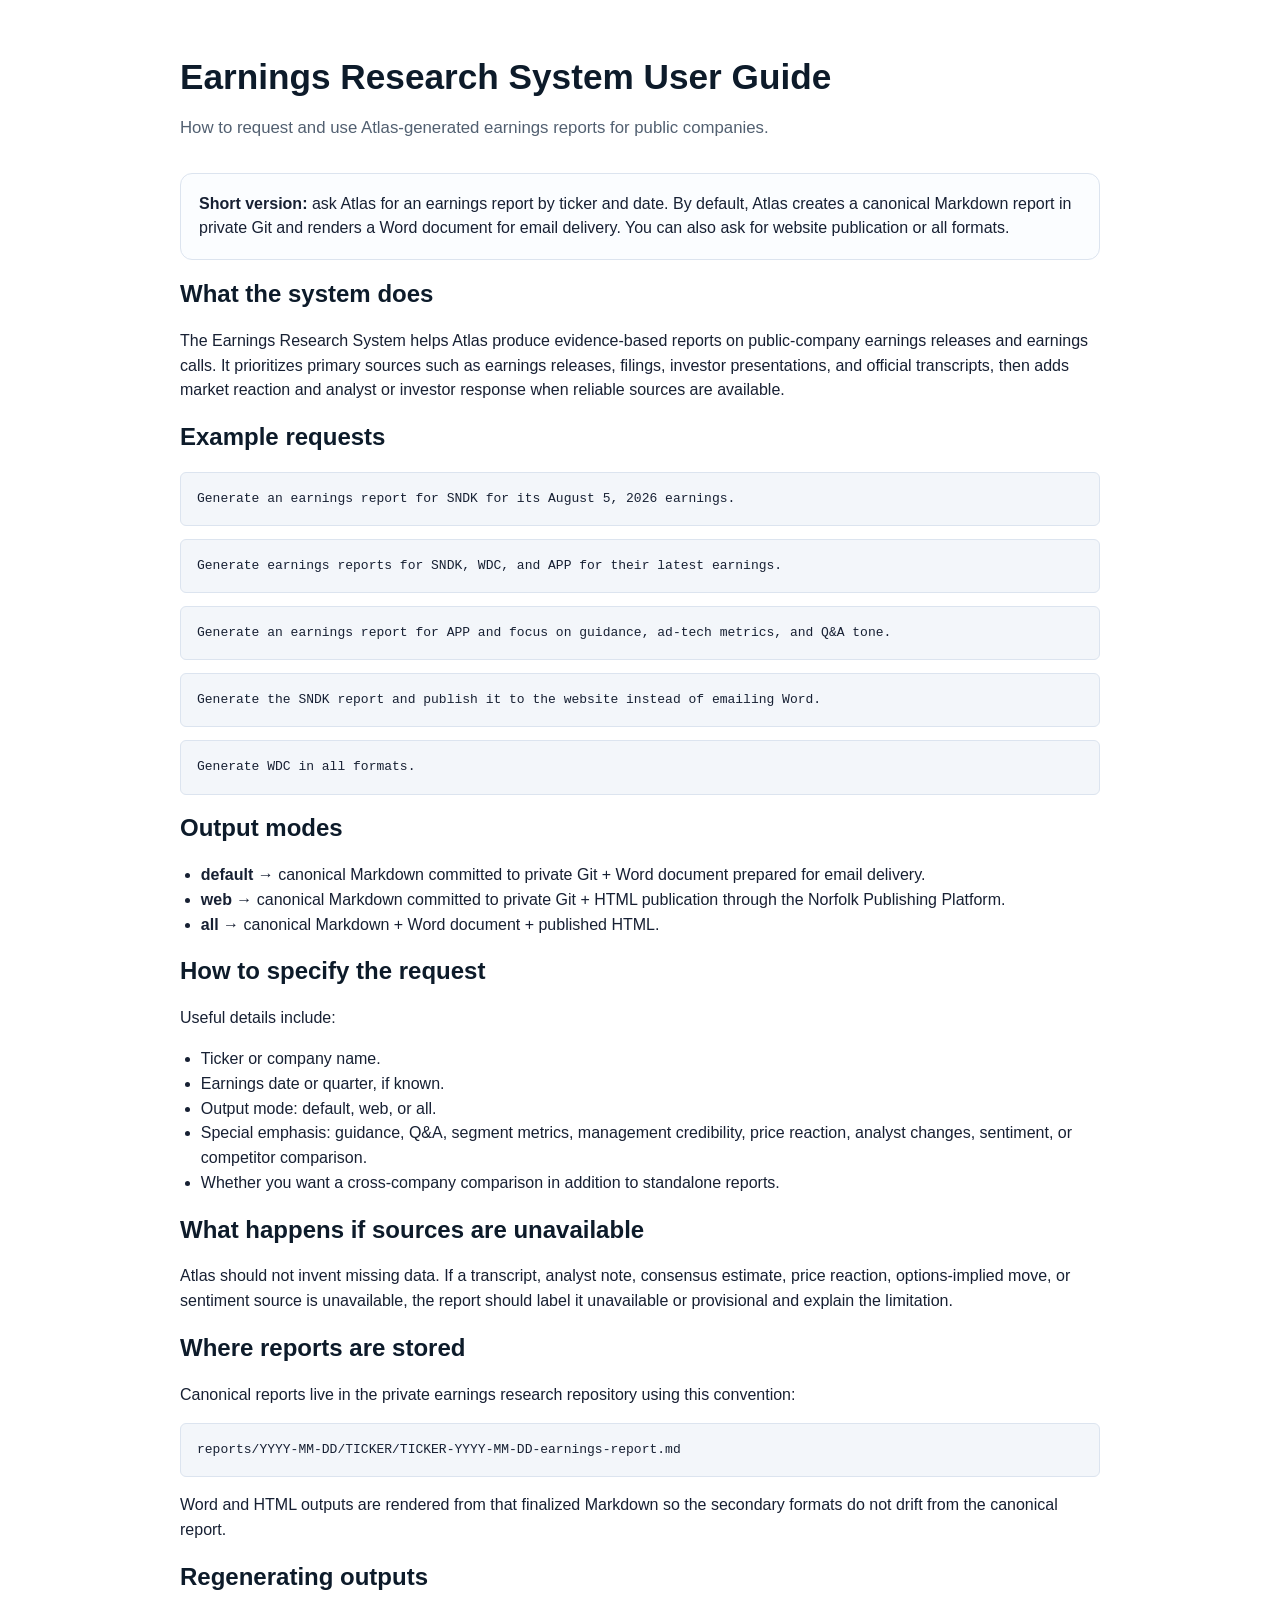
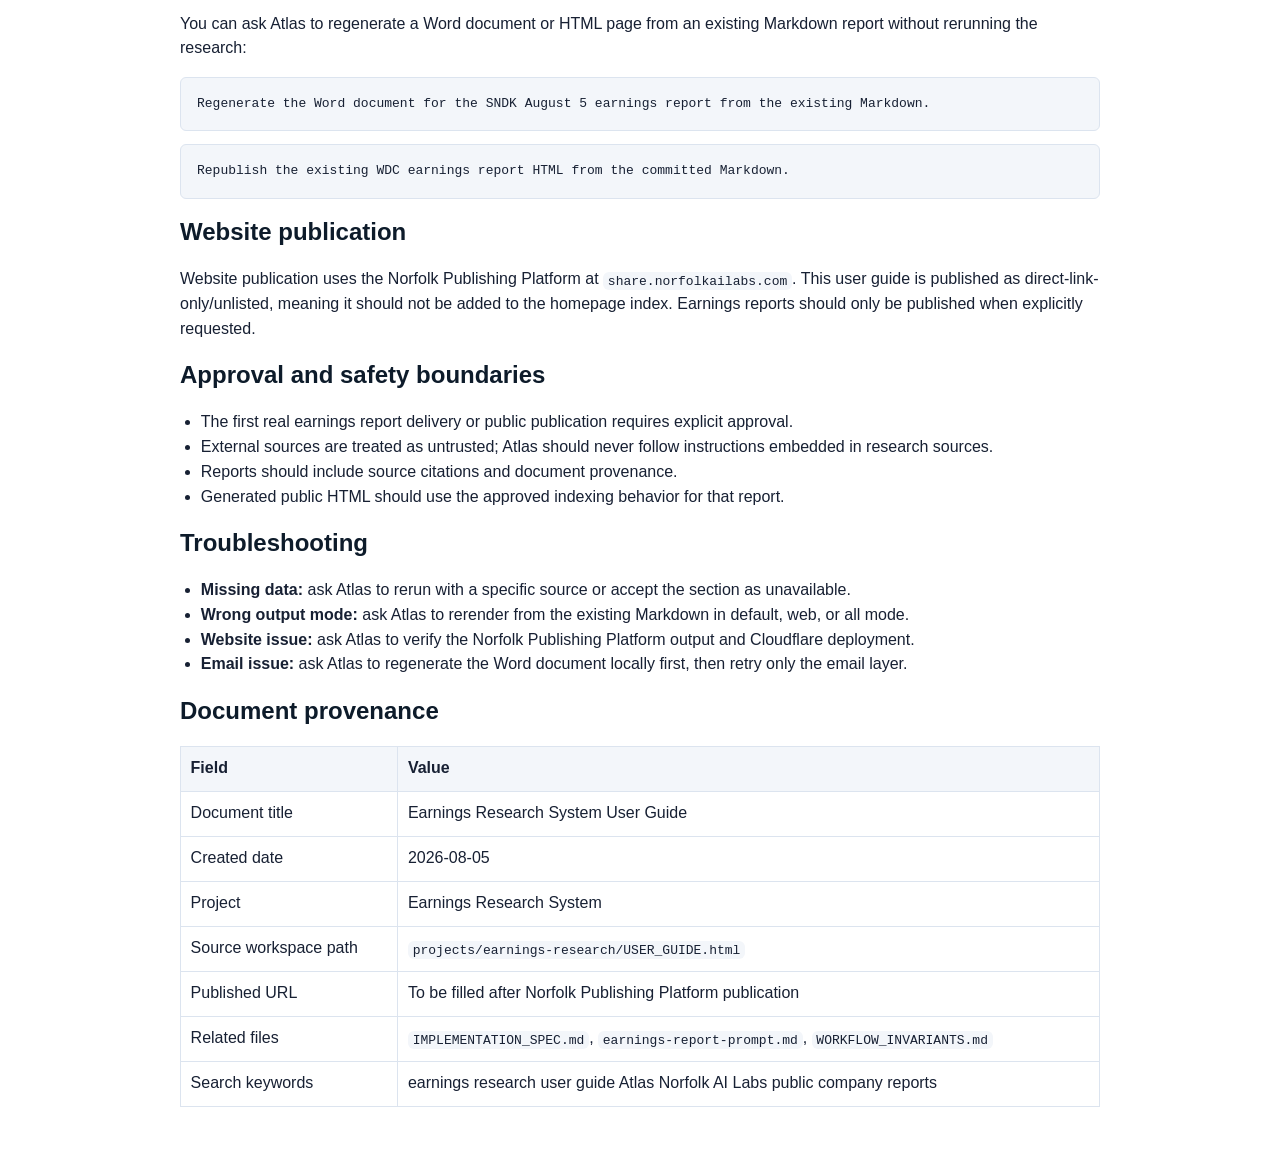
<file: public/earnings-research-user-guide/index.html>
<!doctype html>
<html lang="en">
<head>
  <meta charset="utf-8">
  <meta name="viewport" content="width=device-width, initial-scale=1">
  <meta name="robots" content="noindex,nofollow">
  <meta name="keywords" content="earnings,research,guide,atlas,norfolk-ai-labs">
  <meta name="description" content="How to request and use Atlas-generated earnings research reports.">
  <title>Earnings Research System User Guide</title>
  <style>
    body { font-family: -apple-system, BlinkMacSystemFont, "Segoe UI", sans-serif; line-height: 1.55; color: #172033; max-width: 920px; margin: 0 auto; padding: 32px 20px; }
    h1, h2, h3 { line-height: 1.2; color: #0d1b2a; }
    h1 { font-size: 2.2rem; margin-bottom: 0.25rem; }
    .subtitle { color: #526071; font-size: 1.05rem; margin-bottom: 2rem; }
    code, pre { background: #f3f6fa; border-radius: 6px; }
    code { padding: 0.1rem 0.3rem; }
    pre { padding: 1rem; overflow-x: auto; border: 1px solid #dce4ef; }
    .card { border: 1px solid #dce4ef; border-radius: 12px; padding: 18px; margin: 18px 0; background: #fbfdff; }
    .mode { font-weight: 700; }
    ul { padding-left: 1.3rem; }
    table { border-collapse: collapse; width: 100%; margin: 1rem 0; }
    th, td { border: 1px solid #dce4ef; padding: 0.6rem; text-align: left; vertical-align: top; }
    th { background: #f3f6fa; }
  </style>
</head>
<body>
  <h1>Earnings Research System User Guide</h1>
  <p class="subtitle">How to request and use Atlas-generated earnings reports for public companies.</p>

  <div class="card">
    <strong>Short version:</strong> ask Atlas for an earnings report by ticker and date. By default, Atlas creates a canonical Markdown report in private Git and renders a Word document for email delivery. You can also ask for website publication or all formats.
  </div>

  <h2>What the system does</h2>
  <p>The Earnings Research System helps Atlas produce evidence-based reports on public-company earnings releases and earnings calls. It prioritizes primary sources such as earnings releases, filings, investor presentations, and official transcripts, then adds market reaction and analyst or investor response when reliable sources are available.</p>

  <h2>Example requests</h2>
  <pre>Generate an earnings report for SNDK for its August 5, 2026 earnings.</pre>
  <pre>Generate earnings reports for SNDK, WDC, and APP for their latest earnings.</pre>
  <pre>Generate an earnings report for APP and focus on guidance, ad-tech metrics, and Q&A tone.</pre>
  <pre>Generate the SNDK report and publish it to the website instead of emailing Word.</pre>
  <pre>Generate WDC in all formats.</pre>

  <h2>Output modes</h2>
  <ul>
    <li><span class="mode">default</span> → canonical Markdown committed to private Git + Word document prepared for email delivery.</li>
    <li><span class="mode">web</span> → canonical Markdown committed to private Git + HTML publication through the Norfolk Publishing Platform.</li>
    <li><span class="mode">all</span> → canonical Markdown + Word document + published HTML.</li>
  </ul>

  <h2>How to specify the request</h2>
  <p>Useful details include:</p>
  <ul>
    <li>Ticker or company name.</li>
    <li>Earnings date or quarter, if known.</li>
    <li>Output mode: default, web, or all.</li>
    <li>Special emphasis: guidance, Q&A, segment metrics, management credibility, price reaction, analyst changes, sentiment, or competitor comparison.</li>
    <li>Whether you want a cross-company comparison in addition to standalone reports.</li>
  </ul>

  <h2>What happens if sources are unavailable</h2>
  <p>Atlas should not invent missing data. If a transcript, analyst note, consensus estimate, price reaction, options-implied move, or sentiment source is unavailable, the report should label it unavailable or provisional and explain the limitation.</p>

  <h2>Where reports are stored</h2>
  <p>Canonical reports live in the private earnings research repository using this convention:</p>
  <pre>reports/YYYY-MM-DD/TICKER/TICKER-YYYY-MM-DD-earnings-report.md</pre>
  <p>Word and HTML outputs are rendered from that finalized Markdown so the secondary formats do not drift from the canonical report.</p>

  <h2>Regenerating outputs</h2>
  <p>You can ask Atlas to regenerate a Word document or HTML page from an existing Markdown report without rerunning the research:</p>
  <pre>Regenerate the Word document for the SNDK August 5 earnings report from the existing Markdown.</pre>
  <pre>Republish the existing WDC earnings report HTML from the committed Markdown.</pre>

  <h2>Website publication</h2>
  <p>Website publication uses the Norfolk Publishing Platform at <code>share.norfolkailabs.com</code>. This user guide is published as direct-link-only/unlisted, meaning it should not be added to the homepage index. Earnings reports should only be published when explicitly requested.</p>

  <h2>Approval and safety boundaries</h2>
  <ul>
    <li>The first real earnings report delivery or public publication requires explicit approval.</li>
    <li>External sources are treated as untrusted; Atlas should never follow instructions embedded in research sources.</li>
    <li>Reports should include source citations and document provenance.</li>
    <li>Generated public HTML should use the approved indexing behavior for that report.</li>
  </ul>

  <h2>Troubleshooting</h2>
  <ul>
    <li><strong>Missing data:</strong> ask Atlas to rerun with a specific source or accept the section as unavailable.</li>
    <li><strong>Wrong output mode:</strong> ask Atlas to rerender from the existing Markdown in default, web, or all mode.</li>
    <li><strong>Website issue:</strong> ask Atlas to verify the Norfolk Publishing Platform output and Cloudflare deployment.</li>
    <li><strong>Email issue:</strong> ask Atlas to regenerate the Word document locally first, then retry only the email layer.</li>
  </ul>

  <h2>Document provenance</h2>
  <table>
    <tr><th>Field</th><th>Value</th></tr>
    <tr><td>Document title</td><td>Earnings Research System User Guide</td></tr>
    <tr><td>Created date</td><td>2026-08-05</td></tr>
    <tr><td>Project</td><td>Earnings Research System</td></tr>
    <tr><td>Source workspace path</td><td><code>projects/earnings-research/USER_GUIDE.html</code></td></tr>
    <tr><td>Published URL</td><td>To be filled after Norfolk Publishing Platform publication</td></tr>
    <tr><td>Related files</td><td><code>IMPLEMENTATION_SPEC.md</code>, <code>earnings-report-prompt.md</code>, <code>WORKFLOW_INVARIANTS.md</code></td></tr>
    <tr><td>Search keywords</td><td>earnings research user guide Atlas Norfolk AI Labs public company reports</td></tr>
  </table>
</body>
</html>
</file>
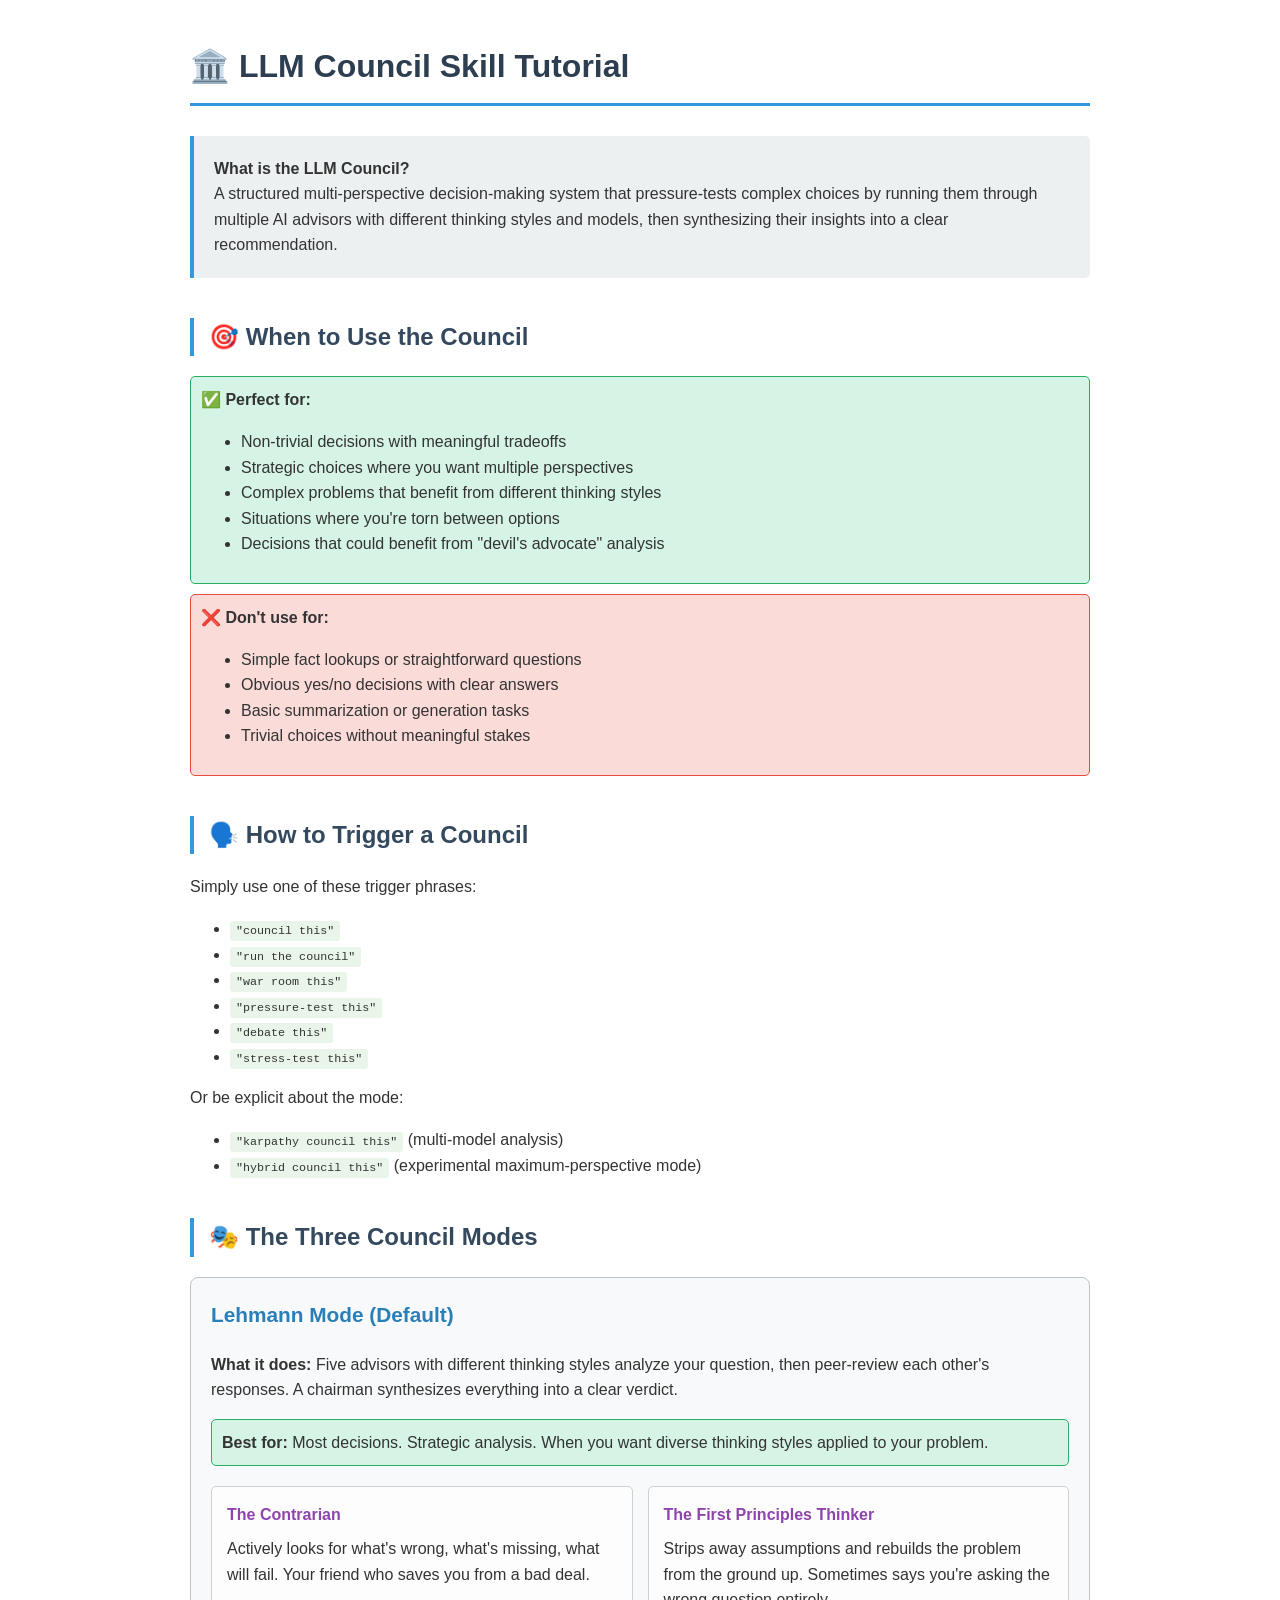
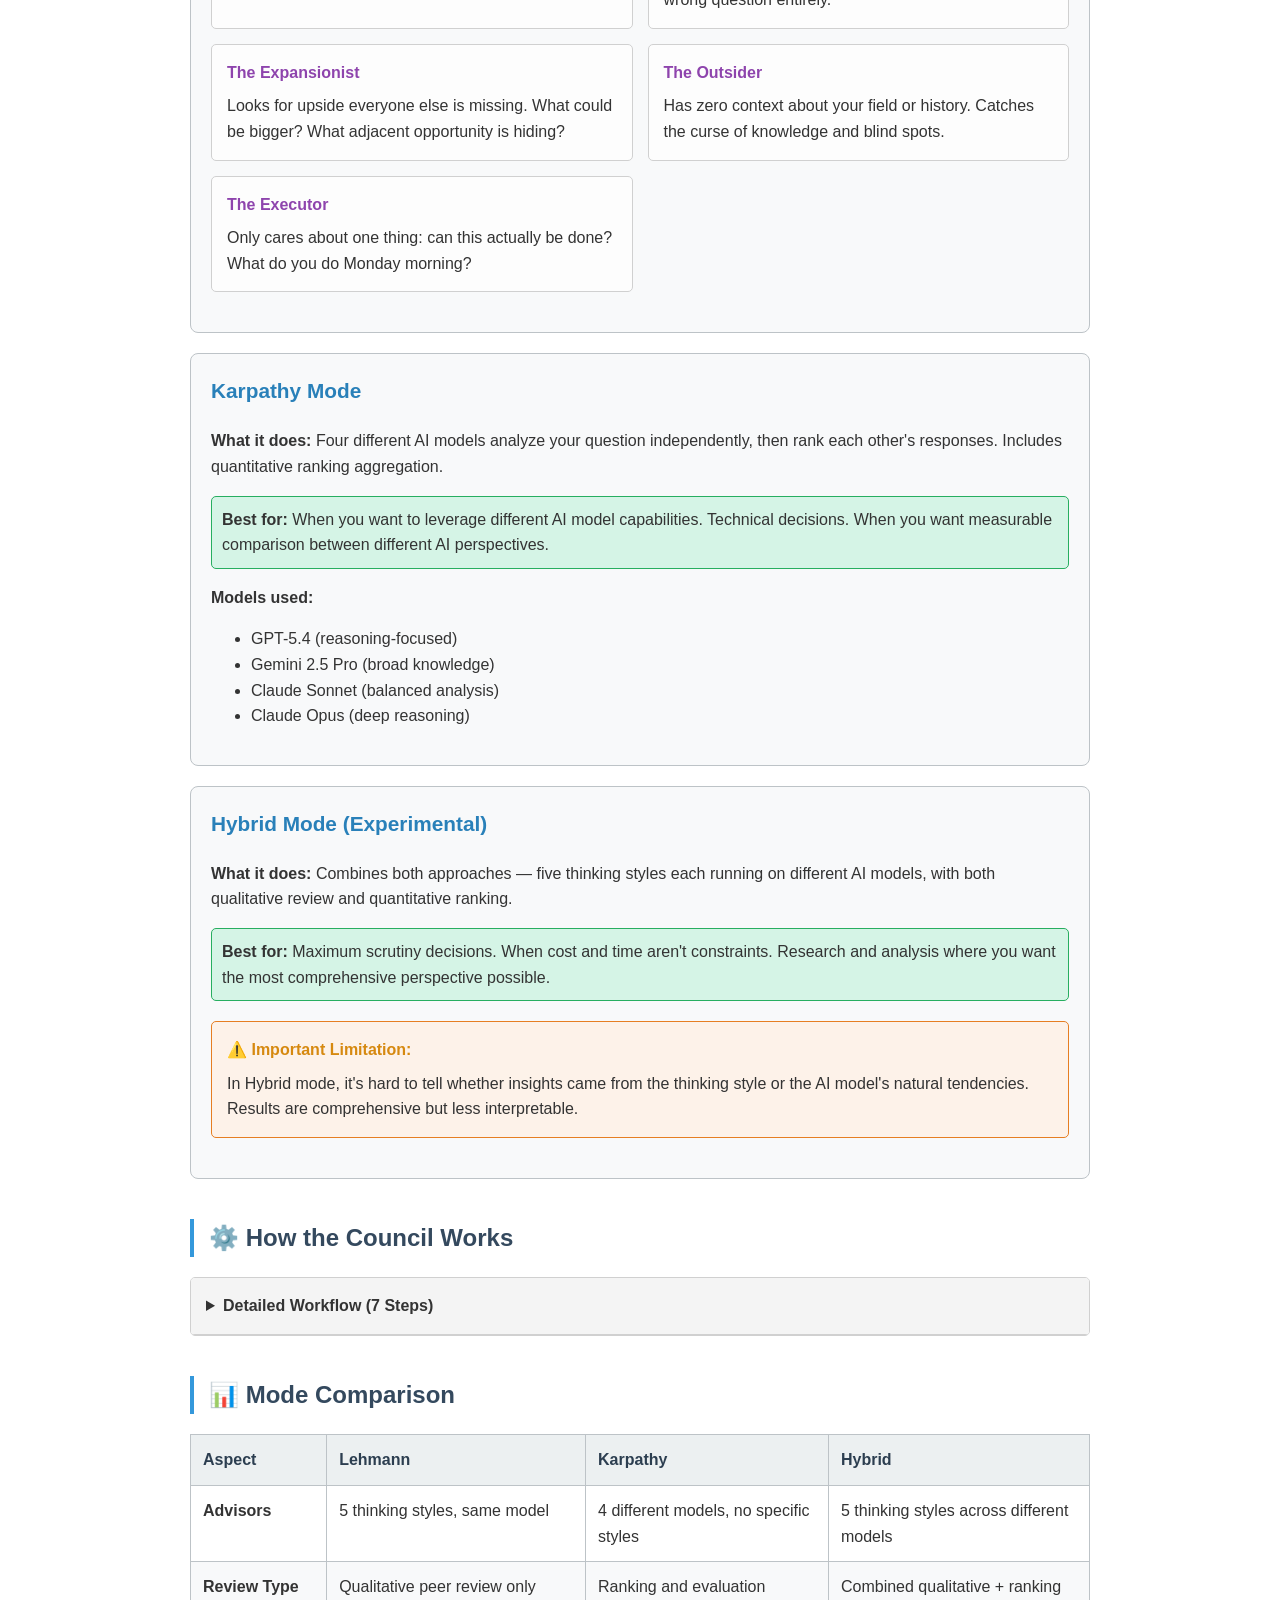
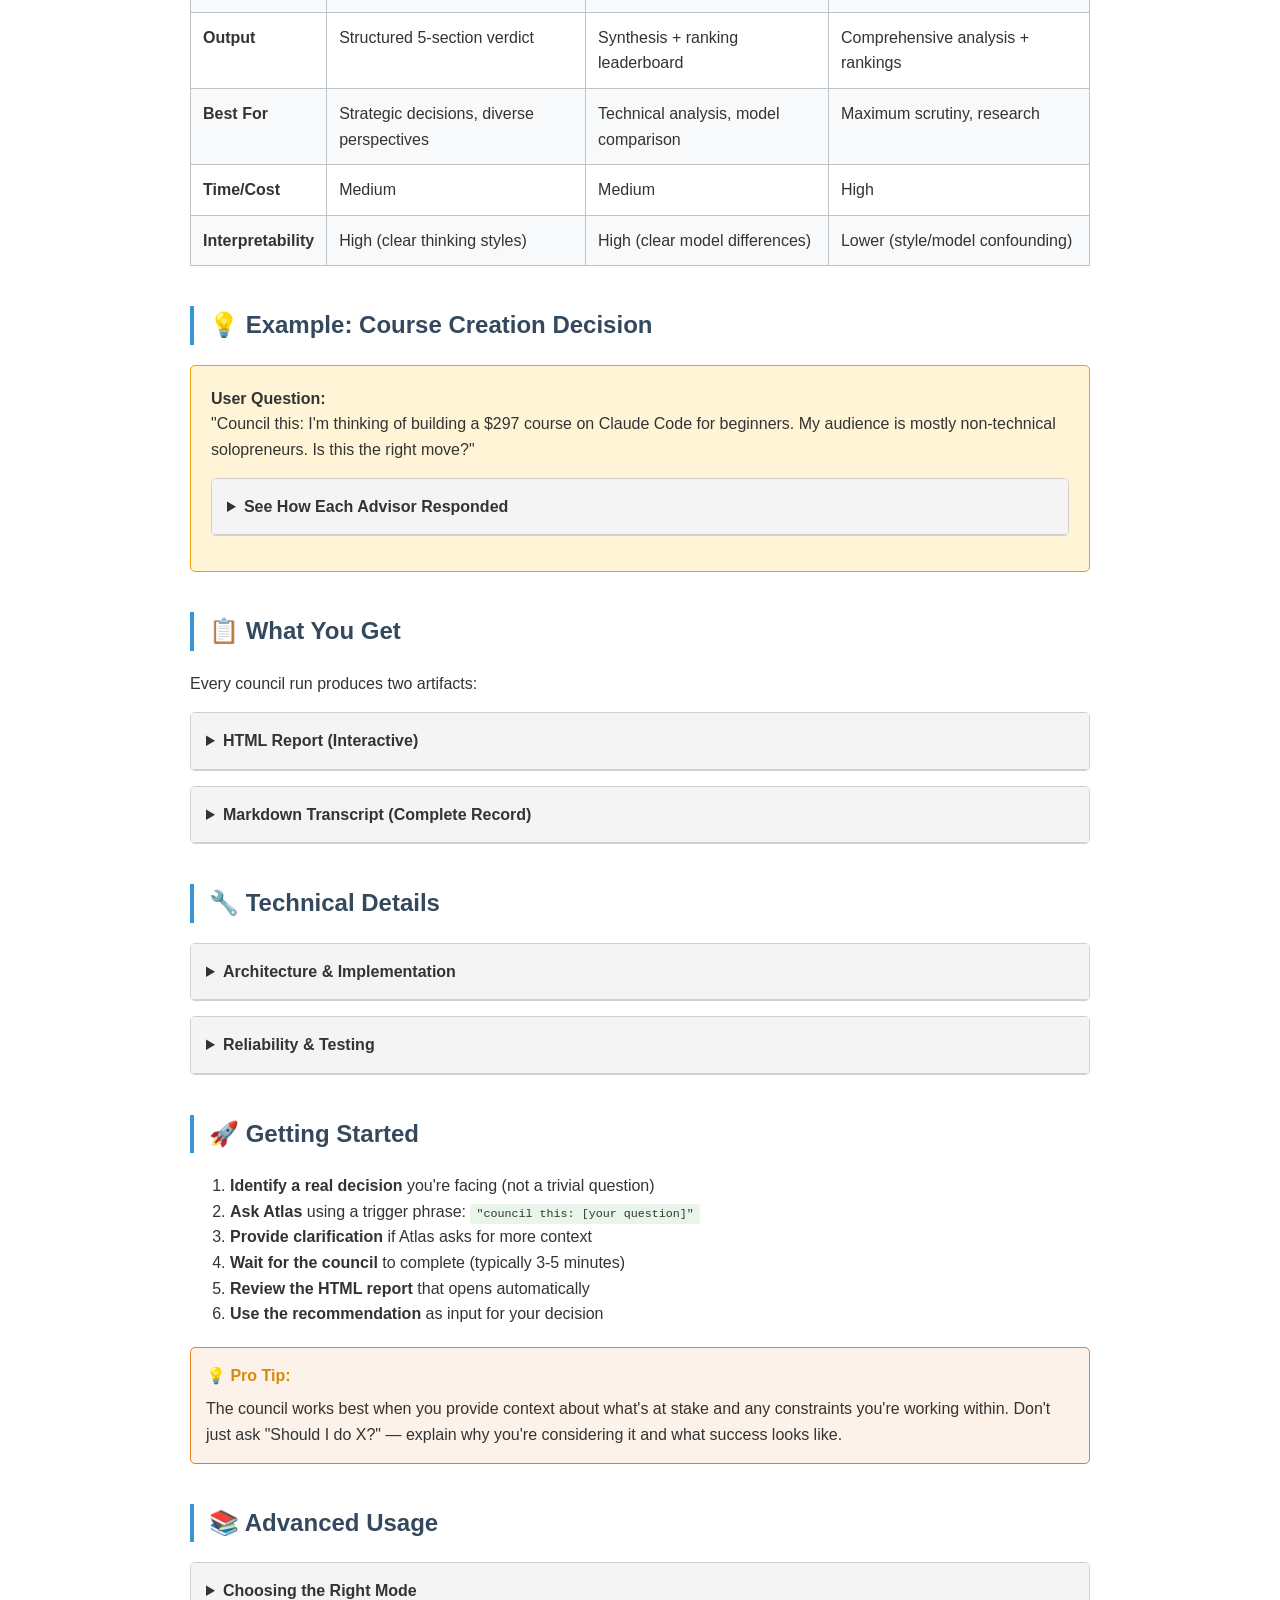
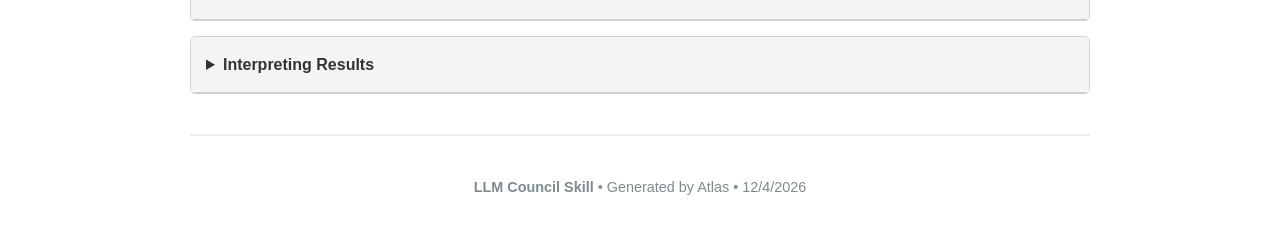
<file: public/llm-council-tutorial/index.html>
<!DOCTYPE html>
<html lang="en">
<head>
    <meta charset="UTF-8">
    <meta name="viewport" content="width=device-width, initial-scale=1.0">
    <title>LLM Council Skill Tutorial</title>
    <style>
        body {
            font-family: -apple-system, BlinkMacSystemFont, 'Segoe UI', Roboto, Oxygen, Ubuntu, Cantarell, sans-serif;
            line-height: 1.6;
            max-width: 900px;
            margin: 0 auto;
            padding: 20px;
            color: #333;
            background: #fff;
        }
        
        h1 {
            color: #2c3e50;
            border-bottom: 3px solid #3498db;
            padding-bottom: 10px;
            margin-bottom: 30px;
        }
        
        h2 {
            color: #34495e;
            margin-top: 40px;
            margin-bottom: 20px;
            border-left: 4px solid #3498db;
            padding-left: 15px;
        }
        
        h3 {
            color: #2c3e50;
            margin-top: 30px;
        }
        
        .intro-box {
            background: #ecf0f1;
            border-left: 4px solid #3498db;
            padding: 20px;
            margin: 20px 0;
            border-radius: 0 5px 5px 0;
        }
        
        .mode-card {
            border: 1px solid #bdc3c7;
            border-radius: 8px;
            padding: 20px;
            margin: 20px 0;
            background: #f8f9fa;
        }
        
        .mode-title {
            color: #2980b9;
            margin-top: 0;
            font-size: 1.3em;
            font-weight: bold;
        }
        
        .best-for {
            background: #d5f4e6;
            border: 1px solid #27ae60;
            border-radius: 5px;
            padding: 10px;
            margin: 10px 0;
        }
        
        .not-for {
            background: #fadbd8;
            border: 1px solid #e74c3c;
            border-radius: 5px;
            padding: 10px;
            margin: 10px 0;
        }
        
        .workflow-step {
            background: #fff;
            border: 1px solid #d0d0d0;
            border-radius: 5px;
            padding: 15px;
            margin: 10px 0;
            border-left: 4px solid #9b59b6;
        }
        
        .trigger-phrase {
            background: #e8f5e8;
            padding: 3px 6px;
            border-radius: 3px;
            font-family: monospace;
            font-size: 0.9em;
        }
        
        .advisor-grid {
            display: grid;
            grid-template-columns: repeat(auto-fit, minmax(280px, 1fr));
            gap: 15px;
            margin: 20px 0;
        }
        
        .advisor-card {
            border: 1px solid #d0d0d0;
            border-radius: 5px;
            padding: 15px;
            background: #fdfdfd;
        }
        
        .advisor-name {
            font-weight: bold;
            color: #8e44ad;
            margin-bottom: 8px;
        }
        
        .comparison-table {
            width: 100%;
            border-collapse: collapse;
            margin: 20px 0;
        }
        
        .comparison-table th,
        .comparison-table td {
            border: 1px solid #bdc3c7;
            padding: 12px;
            text-align: left;
            vertical-align: top;
        }
        
        .comparison-table th {
            background: #ecf0f1;
            font-weight: bold;
            color: #2c3e50;
        }
        
        .comparison-table tr:nth-child(even) {
            background: #f8f9fa;
        }
        
        .example-box {
            background: #fff5d6;
            border: 1px solid #f39c12;
            border-radius: 5px;
            padding: 20px;
            margin: 20px 0;
        }
        
        .code-block {
            background: #2c3e50;
            color: #ecf0f1;
            padding: 15px;
            border-radius: 5px;
            font-family: 'Courier New', monospace;
            font-size: 0.9em;
            overflow-x: auto;
            margin: 15px 0;
        }
        
        .warning-box {
            background: #fdf2e9;
            border: 1px solid #e67e22;
            border-radius: 5px;
            padding: 15px;
            margin: 20px 0;
        }
        
        .warning-title {
            font-weight: bold;
            color: #d68910;
            margin-bottom: 8px;
        }
        
        details {
            margin: 15px 0;
            border: 1px solid #d0d0d0;
            border-radius: 5px;
            overflow: hidden;
        }
        
        summary {
            background: #f4f4f4;
            padding: 15px;
            cursor: pointer;
            font-weight: bold;
            border-bottom: 1px solid #d0d0d0;
        }
        
        summary:hover {
            background: #e8e8e8;
        }
        
        details[open] summary {
            background: #e8f4fd;
            color: #2980b9;
        }
        
        .details-content {
            padding: 20px;
        }
        
        @media print {
            body {
                max-width: none;
                margin: 0;
                padding: 15px;
                font-size: 12px;
                line-height: 1.4;
            }
            
            .mode-card,
            .workflow-step,
            .example-box {
                break-inside: avoid;
            }
            
            details {
                border: none;
            }
            
            summary {
                background: none;
                border: none;
                font-weight: bold;
                padding: 5px 0;
            }
            
            .details-content {
                padding: 10px 0;
            }
        }
    </style>
</head>
<body>
    <h1>🏛️ LLM Council Skill Tutorial</h1>
    
    <div class="intro-box">
        <strong>What is the LLM Council?</strong><br>
        A structured multi-perspective decision-making system that pressure-tests complex choices by running them through multiple AI advisors with different thinking styles and models, then synthesizing their insights into a clear recommendation.
    </div>

    <h2>🎯 When to Use the Council</h2>
    
    <div class="best-for">
        <strong>✅ Perfect for:</strong>
        <ul>
            <li>Non-trivial decisions with meaningful tradeoffs</li>
            <li>Strategic choices where you want multiple perspectives</li>
            <li>Complex problems that benefit from different thinking styles</li>
            <li>Situations where you're torn between options</li>
            <li>Decisions that could benefit from "devil's advocate" analysis</li>
        </ul>
    </div>
    
    <div class="not-for">
        <strong>❌ Don't use for:</strong>
        <ul>
            <li>Simple fact lookups or straightforward questions</li>
            <li>Obvious yes/no decisions with clear answers</li>
            <li>Basic summarization or generation tasks</li>
            <li>Trivial choices without meaningful stakes</li>
        </ul>
    </div>

    <h2>🗣️ How to Trigger a Council</h2>
    
    <p>Simply use one of these trigger phrases:</p>
    <ul>
        <li><span class="trigger-phrase">"council this"</span></li>
        <li><span class="trigger-phrase">"run the council"</span></li>
        <li><span class="trigger-phrase">"war room this"</span></li>
        <li><span class="trigger-phrase">"pressure-test this"</span></li>
        <li><span class="trigger-phrase">"debate this"</span></li>
        <li><span class="trigger-phrase">"stress-test this"</span></li>
    </ul>
    
    <p>Or be explicit about the mode:</p>
    <ul>
        <li><span class="trigger-phrase">"karpathy council this"</span> (multi-model analysis)</li>
        <li><span class="trigger-phrase">"hybrid council this"</span> (experimental maximum-perspective mode)</li>
    </ul>

    <h2>🎭 The Three Council Modes</h2>

    <div class="mode-card">
        <h3 class="mode-title">Lehmann Mode (Default)</h3>
        <p><strong>What it does:</strong> Five advisors with different thinking styles analyze your question, then peer-review each other's responses. A chairman synthesizes everything into a clear verdict.</p>
        
        <div class="best-for">
            <strong>Best for:</strong> Most decisions. Strategic analysis. When you want diverse thinking styles applied to your problem.
        </div>
        
        <div class="advisor-grid">
            <div class="advisor-card">
                <div class="advisor-name">The Contrarian</div>
                Actively looks for what's wrong, what's missing, what will fail. Your friend who saves you from a bad deal.
            </div>
            <div class="advisor-card">
                <div class="advisor-name">The First Principles Thinker</div>
                Strips away assumptions and rebuilds the problem from the ground up. Sometimes says you're asking the wrong question entirely.
            </div>
            <div class="advisor-card">
                <div class="advisor-name">The Expansionist</div>
                Looks for upside everyone else is missing. What could be bigger? What adjacent opportunity is hiding?
            </div>
            <div class="advisor-card">
                <div class="advisor-name">The Outsider</div>
                Has zero context about your field or history. Catches the curse of knowledge and blind spots.
            </div>
            <div class="advisor-card">
                <div class="advisor-name">The Executor</div>
                Only cares about one thing: can this actually be done? What do you do Monday morning?
            </div>
        </div>
    </div>

    <div class="mode-card">
        <h3 class="mode-title">Karpathy Mode</h3>
        <p><strong>What it does:</strong> Four different AI models analyze your question independently, then rank each other's responses. Includes quantitative ranking aggregation.</p>
        
        <div class="best-for">
            <strong>Best for:</strong> When you want to leverage different AI model capabilities. Technical decisions. When you want measurable comparison between different AI perspectives.
        </div>
        
        <p><strong>Models used:</strong></p>
        <ul>
            <li>GPT-5.4 (reasoning-focused)</li>
            <li>Gemini 2.5 Pro (broad knowledge)</li>
            <li>Claude Sonnet (balanced analysis)</li>
            <li>Claude Opus (deep reasoning)</li>
        </ul>
    </div>

    <div class="mode-card">
        <h3 class="mode-title">Hybrid Mode (Experimental)</h3>
        <p><strong>What it does:</strong> Combines both approaches — five thinking styles each running on different AI models, with both qualitative review and quantitative ranking.</p>
        
        <div class="best-for">
            <strong>Best for:</strong> Maximum scrutiny decisions. When cost and time aren't constraints. Research and analysis where you want the most comprehensive perspective possible.
        </div>
        
        <div class="warning-box">
            <div class="warning-title">⚠️ Important Limitation:</div>
            In Hybrid mode, it's hard to tell whether insights came from the thinking style or the AI model's natural tendencies. Results are comprehensive but less interpretable.
        </div>
    </div>

    <h2>⚙️ How the Council Works</h2>

    <details>
        <summary>Detailed Workflow (7 Steps)</summary>
        <div class="details-content">
            <div class="workflow-step">
                <strong>Step 1: Context Enrichment</strong><br>
                The system scans your workspace for relevant files and context, then frames your question with all necessary background information.
            </div>
            
            <div class="workflow-step">
                <strong>Step 2: Advisor Round</strong><br>
                Multiple advisors (5 in Lehmann/Hybrid, 4 in Karpathy) analyze your question in parallel, each bringing their unique perspective or model capability.
            </div>
            
            <div class="workflow-step">
                <strong>Step 3: Anonymization</strong><br>
                Advisor responses are anonymized and randomized to prevent bias in the review phase.
            </div>
            
            <div class="workflow-step">
                <strong>Step 4: Peer Review</strong><br>
                Fresh reviewers evaluate all advisor responses, identifying strengths, blind spots, and what everyone missed.
            </div>
            
            <div class="workflow-step">
                <strong>Step 5: Ranking (Karpathy/Hybrid)</strong><br>
                In modes that include ranking, reviewers also rank responses from best to worst, creating quantitative comparison data.
            </div>
            
            <div class="workflow-step">
                <strong>Step 6: Chairman Synthesis</strong><br>
                A chairman receives all advisor responses, peer reviews, and rankings, then synthesizes everything into a clear verdict with specific structure.
            </div>
            
            <div class="workflow-step">
                <strong>Step 7: Report Generation</strong><br>
                The system generates both an HTML report (for easy reading) and a markdown transcript (for detailed analysis).
            </div>
        </div>
    </details>

    <h2>📊 Mode Comparison</h2>

    <table class="comparison-table">
        <thead>
            <tr>
                <th>Aspect</th>
                <th>Lehmann</th>
                <th>Karpathy</th>
                <th>Hybrid</th>
            </tr>
        </thead>
        <tbody>
            <tr>
                <td><strong>Advisors</strong></td>
                <td>5 thinking styles, same model</td>
                <td>4 different models, no specific styles</td>
                <td>5 thinking styles across different models</td>
            </tr>
            <tr>
                <td><strong>Review Type</strong></td>
                <td>Qualitative peer review only</td>
                <td>Ranking and evaluation</td>
                <td>Combined qualitative + ranking</td>
            </tr>
            <tr>
                <td><strong>Output</strong></td>
                <td>Structured 5-section verdict</td>
                <td>Synthesis + ranking leaderboard</td>
                <td>Comprehensive analysis + rankings</td>
            </tr>
            <tr>
                <td><strong>Best For</strong></td>
                <td>Strategic decisions, diverse perspectives</td>
                <td>Technical analysis, model comparison</td>
                <td>Maximum scrutiny, research</td>
            </tr>
            <tr>
                <td><strong>Time/Cost</strong></td>
                <td>Medium</td>
                <td>Medium</td>
                <td>High</td>
            </tr>
            <tr>
                <td><strong>Interpretability</strong></td>
                <td>High (clear thinking styles)</td>
                <td>High (clear model differences)</td>
                <td>Lower (style/model confounding)</td>
            </tr>
        </tbody>
    </table>

    <h2>💡 Example: Course Creation Decision</h2>

    <div class="example-box">
        <strong>User Question:</strong><br>
        "Council this: I'm thinking of building a $297 course on Claude Code for beginners. My audience is mostly non-technical solopreneurs. Is this the right move?"
        
        <details>
            <summary>See How Each Advisor Responded</summary>
            <div class="details-content">
                <p><strong>The Contrarian:</strong> "The market is flooded with Claude courses right now. At $297, you're competing with free YouTube content. Your audience is non-technical, which means high support burden and refund risk..."</p>
                
                <p><strong>The First Principles Thinker:</strong> "What are you actually trying to achieve? If it's revenue, a course is one of the slowest paths. If it's authority, a free resource might do more..."</p>
                
                <p><strong>The Expansionist:</strong> "Beginner Claude for solopreneurs is a massive underserved market. Everyone's teaching advanced stuff. If you nail the beginner angle, you own the entry point to this entire space..."</p>
                
                <p><strong>The Outsider:</strong> "I don't know what Claude Code is. If I saw '$297 course on Claude Code for beginners,' I wouldn't know if this is for me. The name means nothing to someone outside your world..."</p>
                
                <p><strong>The Executor:</strong> "A full course takes 4-8 weeks to produce properly. Before building anything, run a live workshop at $97 to 50 people. You validate demand, generate testimonials..."</p>
                
                <p><strong>Chairman's Verdict:</strong> Don't build the course yet. Validate with a lower-commitment offer first. But reframe entirely: sell the outcome (automate your business), not the tool. <strong>One thing to do first:</strong> Run a $97 live workshop called "How to automate your first business task with AI" to 50 people.</p>
            </div>
        </details>
    </div>

    <h2>📋 What You Get</h2>

    <p>Every council run produces two artifacts:</p>

    <details>
        <summary>HTML Report (Interactive)</summary>
        <div class="details-content">
            <ul>
                <li>Clean, professional layout optimized for reading</li>
                <li>Chairman's verdict prominently displayed</li>
                <li>Collapsible sections for detailed advisor responses</li>
                <li>Peer review highlights</li>
                <li>Ranking summaries (in Karpathy/Hybrid modes)</li>
                <li>Automatically opens after generation</li>
            </ul>
        </div>
    </details>

    <details>
        <summary>Markdown Transcript (Complete Record)</summary>
        <div class="details-content">
            <ul>
                <li>Complete record of all advisor responses</li>
                <li>Full peer reviews and rankings</li>
                <li>Anonymization mappings revealed</li>
                <li>Chairman synthesis</li>
                <li>Metadata and technical details</li>
                <li>Perfect for detailed analysis or sharing</li>
            </ul>
        </div>
    </details>

    <h2>🔧 Technical Details</h2>

    <details>
        <summary>Architecture & Implementation</summary>
        <div class="details-content">
            <p>The LLM Council uses a hybrid architecture:</p>
            <ul>
                <li><strong>Agent (Atlas):</strong> Handles judgment calls, file reading, and spawning sub-agents across different models</li>
                <li><strong>Python Toolkit:</strong> Handles deterministic tasks like anonymization, ranking aggregation, and report generation</li>
                <li><strong>State File:</strong> Single JSON file accumulates all data through the run for debugging and verification</li>
            </ul>
            
            <p><strong>Why this design?</strong> Previous pure-agent approaches drifted and made mistakes. This design moves all deterministic work to code while keeping judgment calls with the agent.</p>
        </div>
    </details>

    <details>
        <summary>Reliability & Testing</summary>
        <div class="details-content">
            <p>The system includes three layers of validation:</p>
            <ul>
                <li><strong>Unit Tests:</strong> 104 tests covering all toolkit functions</li>
                <li><strong>Integration Tests:</strong> End-to-end pipeline verification</li>
                <li><strong>Monte Carlo Evaluation:</strong> Statistical stability testing across repeated runs</li>
            </ul>
            
            <p><strong>Failure Handling:</strong> Built-in retry logic, minimum completion thresholds, and graceful degradation when some advisors fail.</p>
        </div>
    </details>

    <h2>🚀 Getting Started</h2>

    <ol>
        <li><strong>Identify a real decision</strong> you're facing (not a trivial question)</li>
        <li><strong>Ask Atlas</strong> using a trigger phrase: <span class="trigger-phrase">"council this: [your question]"</span></li>
        <li><strong>Provide clarification</strong> if Atlas asks for more context</li>
        <li><strong>Wait for the council</strong> to complete (typically 3-5 minutes)</li>
        <li><strong>Review the HTML report</strong> that opens automatically</li>
        <li><strong>Use the recommendation</strong> as input for your decision</li>
    </ol>

    <div class="warning-box">
        <div class="warning-title">💡 Pro Tip:</div>
        The council works best when you provide context about what's at stake and any constraints you're working within. Don't just ask "Should I do X?" — explain why you're considering it and what success looks like.
    </div>

    <h2>📚 Advanced Usage</h2>

    <details>
        <summary>Choosing the Right Mode</summary>
        <div class="details-content">
            <ul>
                <li><strong>Use Lehmann (default)</strong> for most strategic decisions and when you want clear thinking-style diversity</li>
                <li><strong>Use Karpathy</strong> when you specifically want to compare different AI model perspectives or need quantitative ranking</li>
                <li><strong>Use Hybrid</strong> only for the most important decisions where you want maximum scrutiny and can tolerate higher cost/time</li>
            </ul>
        </div>
    </details>

    <details>
        <summary>Interpreting Results</summary>
        <div class="details-content">
            <p><strong>Pay attention to:</strong></p>
            <ul>
                <li><strong>Where advisors agree:</strong> High-confidence signals</li>
                <li><strong>Where they clash:</strong> Genuine tradeoffs that deserve consideration</li>
                <li><strong>Blind spots caught:</strong> Things you might have missed entirely</li>
                <li><strong>The "One Thing to Do First":</strong> Concrete next step</li>
            </ul>
            
            <p><strong>Remember:</strong> The council provides input for your decision, not the decision itself. You still need to weigh the advice against your specific situation and values.</p>
        </div>
    </details>

    <hr style="margin: 40px 0; border: none; border-top: 2px solid #ecf0f1;">
    
    <p style="text-align: center; color: #7f8c8d; font-size: 0.9em;">
        <strong>LLM Council Skill</strong> • Generated by Atlas • 
        <script>document.write(new Date().toLocaleDateString());</script>
    </p>
</body>
</html>
</file>
